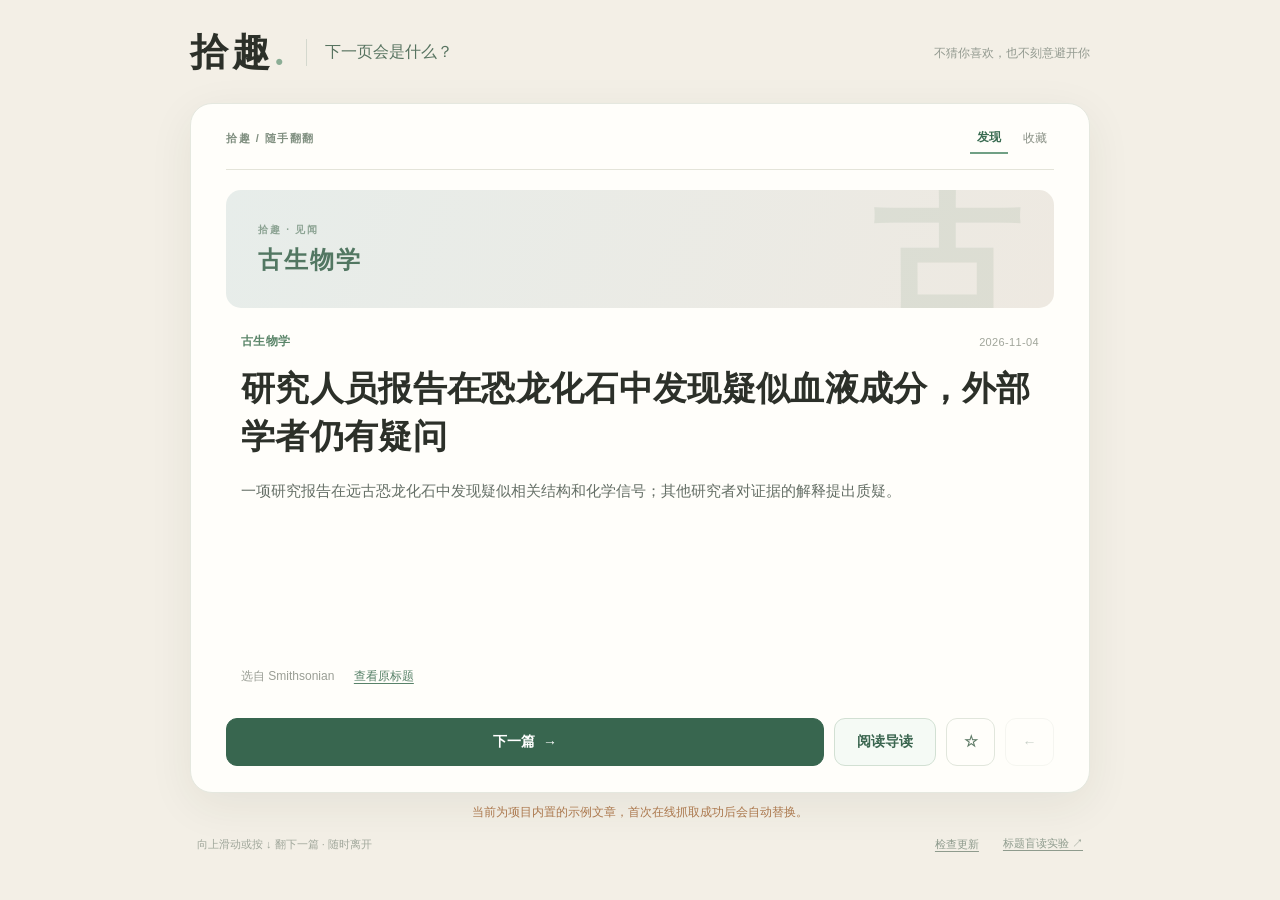
<file: web/index.html>
<!doctype html>
<html lang="zh-CN">
<head>
  <meta charset="utf-8">
  <meta name="viewport" content="width=device-width, initial-scale=1, viewport-fit=cover">
  <meta name="theme-color" content="#f3efe6">
  <meta name="color-scheme" content="light">
  <meta name="description" content="拾趣：一本随手翻阅、发现世界不同侧面的网络杂志。">
  <link rel="icon" type="image/svg+xml" href="./icon.svg">
  <link rel="manifest" href="./manifest.webmanifest">
  <link rel="apple-touch-icon" href="./apple-touch-icon.png">
  <meta name="apple-mobile-web-app-capable" content="yes">
  <meta name="apple-mobile-web-app-status-bar-style" content="default">
  <link rel="stylesheet" href="./styles.css?v=6">
  <title>拾趣 · 下一页会是什么</title>
</head>
<body>
  <div class="site-shell">
    <header class="site-header">
      <div class="brand-group">
        <div class="brand">拾趣<span>.</span></div>
        <span class="brand-divider" aria-hidden="true"></span>
        <p class="brand-note">下一页会是什么？</p>
      </div>
      <div class="header-caption">不猜你喜欢，也不刻意避开你</div>
    </header>

    <main class="reader" id="readerMain">
      <section class="card" aria-label="文章阅读器" id="readerCard">
        <div class="card-head">
          <span class="eyebrow">拾趣 / 随手翻翻</span>
          <nav aria-label="阅读模式" class="nav">
            <button type="button" id="browseMode" class="nav-link selected" aria-pressed="true">发现</button>
            <button type="button" id="savedMode" class="nav-link" aria-pressed="false">收藏</button>
          </nav>
        </div>
        <div class="divider"></div>
        <div class="visual" id="visual">
          <div id="illustration" class="illustration" aria-hidden="true">
            <svg viewBox="0 0 120 120" fill="none" stroke="currentColor" stroke-width="1.5" role="presentation">
              <circle cx="60" cy="60" r="46"/><ellipse cx="60" cy="60" rx="19" ry="46"/><path d="M14 60h92M24 36h72M24 84h72M60 14v92"/>
            </svg>
          </div>
          <div id="fallbackVisual" class="fallback-visual" aria-hidden="true">
            <span class="fallback-label">拾趣 · 见闻</span>
            <span class="fallback-topic" id="fallbackTopic">不同的世界</span>
            <span class="fallback-mark">拾</span>
          </div>
          <img id="cover" alt="" referrerpolicy="no-referrer" hidden>
        </div>
        <article class="article" id="article" aria-live="polite">
          <div class="meta"><span id="topic">正在翻开新的一页</span><span id="date"></span></div>
          <h1 id="title">下一页会是什么？</h1>
          <p class="summary" id="summary">正在获取公开订阅源中的文章……</p>
          <p class="translation-note" id="translationNote" hidden></p>
          <div class="article-foot">
            <span class="source" id="source"></span>
            <button type="button" class="original-toggle" id="originalToggle" hidden>查看原标题</button>
            <div class="original-title" id="originalTitle" hidden>
              <p id="originalTitleText"></p>
              <p id="originalSummaryText"></p>
            </div>
          </div>
        </article>
        <div class="controls" aria-label="翻阅操作">
          <button type="button" class="primary" id="nextButton">下一篇 <span aria-hidden="true">→</span></button>
          <button type="button" class="outline" id="readButton">站内阅读</button>
          <button type="button" class="icon-button" id="saveButton" aria-label="收藏这篇文章" aria-pressed="false" title="收藏文章">☆</button>
          <button type="button" class="icon-button" id="backButton" aria-label="上一篇" title="上一篇">←</button>
        </div>
      </section>
      <div class="status-line" role="status" id="statusLine"></div>
      <div class="under-card">
        <span class="hint">向上滑动或按 ↓ 翻下一篇 · 随时离开</span>
        <div class="footer-actions"><button type="button" id="reloadButton">检查更新</button><a href="./experiment.html">标题盲读实验 ↗</a></div>
      </div>
    </main>
  </div>

  <!-- 阅读层不承诺提供所有文章的全文：仅展示有授权的正文或 RSS 导读。 -->
  <section class="reading-overlay" id="readingOverlay" role="dialog" aria-modal="true" aria-labelledby="readingTitle" hidden>
    <div class="reading-shell">
      <header class="reading-toolbar">
        <button class="reading-back" id="closeReader" type="button" aria-label="返回文章流">← <span>返回翻阅</span></button>
        <span class="reading-brand">拾趣<span>.</span></span>
        <button class="reading-save" id="readingSaveButton" type="button" aria-pressed="false">☆ 收藏</button>
      </header>
      <div class="reading-sheet" id="readingSheet" tabindex="-1">
        <div class="reading-kicker" id="readingTopic"></div>
        <h2 id="readingTitle"></h2>
        <p class="reading-byline" id="readingByline"></p>
        <div class="reading-rule" aria-hidden="true"></div>
        <div class="reading-content-type" id="readingType"></div>
        <div class="reading-body" id="readingBody"></div>
        <div class="reading-original" id="readingOriginal" hidden>
          <p id="readingOriginalTitle"></p>
          <p id="readingOriginalSummary"></p>
        </div>
        <div class="reading-actions">
          <button type="button" id="readerOriginalToggle" class="reading-secondary" hidden>查看原文信息</button>
          <a id="readerOpenLink" class="reading-external" rel="noopener noreferrer" target="_blank">前往媒体原文 ↗</a>
        </div>
        <p class="reading-disclaimer" id="readingDisclaimer"></p>
      </div>
    </div>
  </section>
  <script src="./app.js?v=6" defer></script>
</body>
</html>
</file>
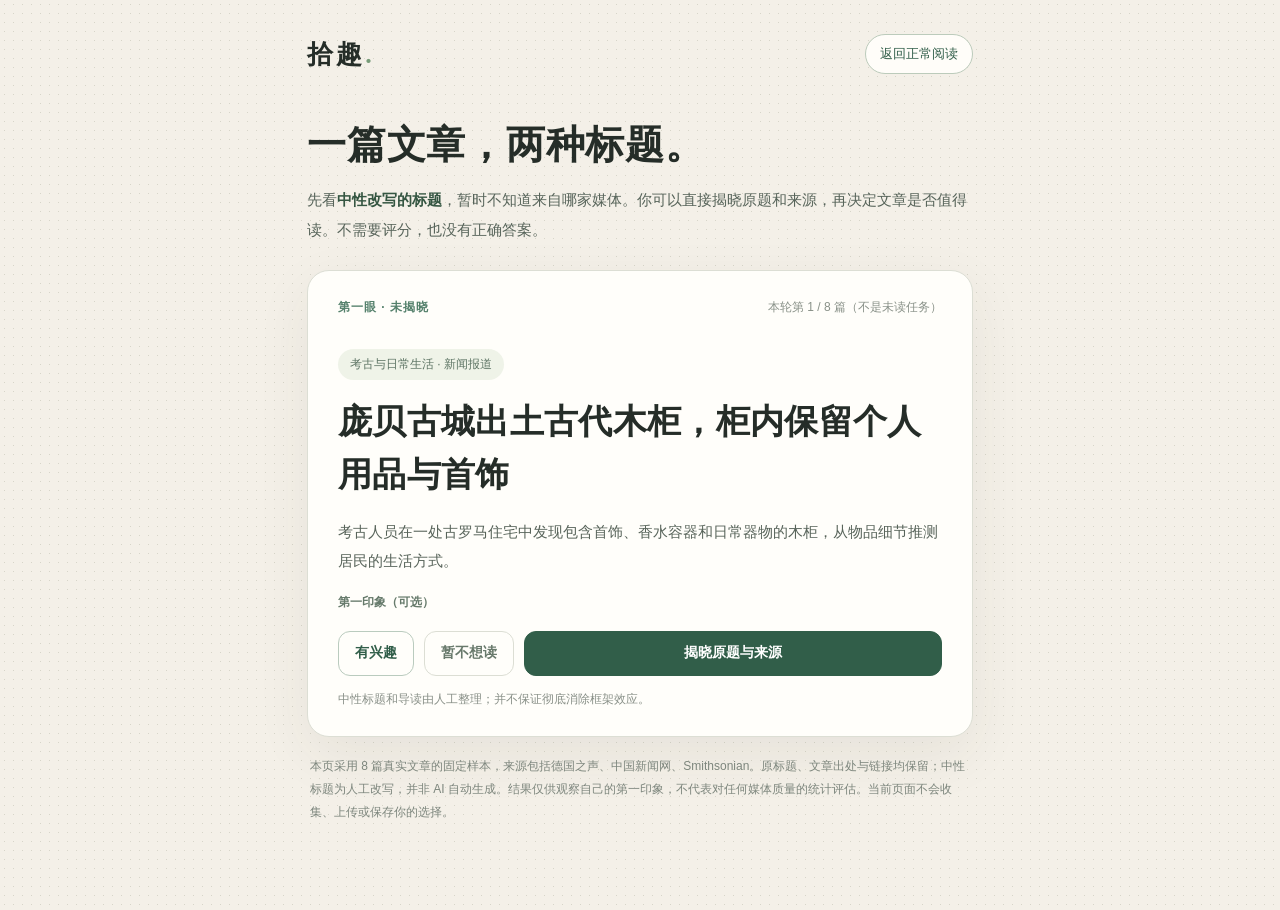
<file: web/experiment.html>
<!doctype html>
<html lang="zh-CN">
<head>
<meta charset="utf-8">
<meta name="viewport" content="width=device-width, initial-scale=1, viewport-fit=cover">
<meta name="theme-color" content="#f4f0e8">
<title>拾趣 · 标题盲读实验</title>
<style>
:root { --paper:#f4f0e8; --card:#fffefa; --ink:#252d28; --muted:#707b72; --line:#dcded4; --accent:#315e49; --light:#ebf2e9; }
*{box-sizing:border-box}
[hidden]{display:none!important}
html,body{margin:0;min-height:100%;background:var(--paper);color:var(--ink);font-family:-apple-system,BlinkMacSystemFont,"PingFang SC","Microsoft YaHei",sans-serif}
body{background-image:radial-gradient(#d7d5c9 .5px,transparent .6px);background-size:9px 9px}
.wrap{max-width:710px;margin:0 auto;padding:34px 22px 68px}
.head{display:flex;align-items:center;justify-content:space-between;gap:12px}
.logo{font-family:"Songti SC",Georgia,serif;font-weight:650;font-size:26px;letter-spacing:.12em}
a{color:var(--accent)}
.navlink{font-size:13px;text-decoration:none;border:1px solid #bccbbb;border-radius:50px;padding:10px 14px;background:#fffdf9}
.heading{margin:44px 0 12px;font-family:"Songti SC",Georgia,serif;font-size:clamp(27px,6vw,39px);line-height:1.4;letter-spacing:.02em}
.intro{color:#57645a;line-height:2;margin:0 0 25px;font-size:15px}
.card{border:1px solid var(--line);border-radius:22px;background:var(--card);padding:28px 30px 26px;box-shadow:0 18px 55px rgba(57,58,42,.07);min-height:420px;display:flex;flex-direction:column}
.kicker{font-size:12px;font-weight:600;letter-spacing:.08em;color:#54806b;display:flex;gap:12px;align-items:center;justify-content:space-between}
.kicker .counter{font-weight:500;color:#899188;letter-spacing:0}
.topic{display:inline-flex;color:#5e7565;background:#eff3e8;border-radius:60px;padding:7px 12px;font-size:12px;margin-top:33px;align-self:flex-start}
h2{font-family:"Songti SC",Georgia,serif;font-size:clamp(24px,5vw,34px);line-height:1.58;font-weight:650;margin:15px 0 15px;letter-spacing:.01em;overflow-wrap:anywhere}
.summary{line-height:1.95;font-size:15px;color:#58645a;margin:0 0 18px}
.notice{font-size:12px;color:#899088;line-height:1.8;margin-top:auto;padding-top:13px}
hr{border:0;border-top:1px solid var(--line);margin:21px 0}
.controls{margin-top:20px;display:flex;flex-wrap:wrap;gap:10px}
button,.btnlink{border-radius:12px;border:1px solid #bacbbe;background:transparent;color:var(--accent);font:inherit;font-size:14px;font-weight:600;min-height:45px;padding:10px 16px;cursor:pointer;display:inline-flex;justify-content:center;align-items:center;text-decoration:none}
button:hover,.btnlink:hover{background:#f0f5ed}
button.primary{background:var(--accent);border-color:var(--accent);color:white;flex:1}
button.primary:hover{background:#264b3a}
button.subtle{color:#68796b;border-color:var(--line)}
button.selected{background:#d9e9db;border-color:#5f8c6e;color:#254a35}
button:focus-visible,a:focus-visible{outline:3px solid #95b8a0;outline-offset:3px}
.small-label{font-size:12px;color:#667a6b;font-weight:650;margin:0 0 7px}
.revealed{background:#f6f5ee;border:1px solid #e3e4d7;border-radius:14px;padding:18px 18px 15px;margin-top:5px}
.revealed .original-title{font-size:17px;line-height:1.7;font-weight:650;margin:0 0 11px;overflow-wrap:anywhere}
.source{font-size:13px;color:#647067;line-height:1.85}
.comment{font-size:12px;color:#6e796f;line-height:1.75;margin:10px 0 0}
.vote-title{font-size:13px;color:#6e796f;margin:0 0 2px}
.foot{font-size:12px;color:#7d867d;line-height:1.9;margin:18px 3px}
.result{font-size:14px;line-height:1.9;color:#536357}
.result strong{color:#274936}
.result p{margin:0 0 15px}
#finishBox{margin-top:20px;background:#edf3eb;padding:20px;border-radius:15px}
@media(max-width:600px){.wrap{padding:20px 13px max(42px,env(safe-area-inset-bottom))}.heading{margin:27px 8px 13px}.intro{margin-left:8px;margin-right:8px;font-size:14px}.card{padding:23px 20px;min-height:490px;border-radius:19px}.topic{margin-top:28px}h2{font-size:27px}.controls{gap:8px}button{padding:10px 12px}.foot{margin-left:9px}}
@media(prefers-reduced-motion:reduce){*{scroll-behavior:auto!important}}
</style>
</head>
<body>
<div class="wrap">
<header class="head"><div class="logo">拾趣<span style="color:#779b78">.</span></div><a class="navlink" href="index.html">返回正常阅读</a></header>
<h1 class="heading">一篇文章，两种标题。</h1>
<p class="intro">先看<span style="font-weight:650;color:#355642">中性改写的标题</span>，暂时不知道来自哪家媒体。你可以直接揭晓原题和来源，再决定文章是否值得读。不需要评分，也没有正确答案。</p>
<section class="card" aria-label="盲读文章卡片">
  <div class="kicker"><span id="stage">第一眼 · 未揭晓</span><span class="counter" id="position"></span></div>
  <div class="topic" id="topic"></div>
  <h2 id="neutralTitle"></h2>
  <p class="summary" id="summary"></p>
  <div id="unrevealed">
    <p class="small-label">第一印象（可选）</p>
    <div class="controls"><button type="button" id="interested">有兴趣</button><button type="button" id="notInterested" class="subtle">暂不想读</button><button type="button" id="reveal" class="primary">揭晓原题与来源</button></div>
  </div>
  <div id="revealed" hidden>
    <div class="revealed"><p class="small-label">原标题 · 来源公开</p><p class="original-title" id="originalTitle"></p><div class="source" id="publisher"></div><p class="comment" id="rewriteNote"></p></div>
    <div style="margin-top:20px"><p class="vote-title">看到原题和来源后，阅读兴趣有什么变化？（可选）</p>
      <div class="controls" id="changedControls"><button type="button" data-change="more">更想读</button><button type="button" data-change="same">差不多</button><button type="button" data-change="less">更不想读</button></div>
    </div>
    <div class="controls"><a id="read" class="btnlink" href="#" target="_blank" rel="noopener noreferrer">打开原文 ↗</a><button type="button" id="next" class="primary">再看一篇 →</button></div>
  </div>
  <div id="finishBox" hidden><div class="result" id="result"></div><div class="controls"><button id="restart" type="button" class="primary">再翻一轮</button><a class="btnlink" href="index.html">返回普通阅读</a></div></div>
  <div class="notice" id="hint">人工改写的标题只概括报道或评论的主题，不代表对其结论的认可。</div>
</section>
<p class="foot">本页采用 8 篇真实文章的固定样本，来源包括德国之声、中国新闻网、Smithsonian。原标题、文章出处与链接均保留；中性标题为人工改写，并非 AI 自动生成。结果仅供观察自己的第一印象，不代表对任何媒体质量的统计评估。当前页面不会收集、上传或保存你的选择。</p>
</div>
<script>
'use strict';
// 来源、原文标题与链接均为已核对的 2026 年文章。中性标题为本演示人工撰写，不能冒充媒体原题。
const items = [
  {
    topic:'国际经济 · 评论摘编',
    neutral:'德国媒体讨论该国贸易政策与自由贸易原则之间的争议',
    summary:'一篇媒体评论汇编，讨论德国在面对产业竞争时对市场开放和贸易保护的不同态度。结论属于评论者的分析，而非已经证实的事实。',
    original:'德语媒体：德国实在太虚伪',
    source:'德国之声中文 · 2026-10-19 · 评论摘编',
    url:'https://amp.dw.com/zh/%E5%BE%B7%E8%AF%AD%E5%AA%92%E4%BD%93%E5%BE%B7%E5%9B%BD%E5%AE%9E%E5%9C%A8%E5%A4%AA%E8%99%9A%E4%BC%AA/a-79702177',
    note:'原文标题采用评价性措辞；改写只说明所讨论的政策争议。'
  },
  {
    topic:'产业与社会 · 评论摘编',
    neutral:'一篇评论讨论中国机器人产业投入与国内消费需求之间的关系',
    summary:'文章转述其他媒体对中国科技产业发展与经济结构的分析。文中观点需要结合所引用研究和经济数据判断。',
    original:'墙外文摘：机器人正在击垮习近平？',
    source:'德国之声中文 · 2026-06-21 · 评论摘编',
    url:'https://amp.dw.com/zh/%E5%A2%99%E5%A4%96%E6%96%87%E6%91%98%E6%9C%BA%E5%99%A8%E4%BA%BA%E6%AD%A3%E5%9C%A8%E5%87%BB%E5%9E%AE%E4%B9%A0%E8%BF%91%E5%B9%B3/a-77646053',
    note:'原题中的强烈疑问是修辞表达；改写避免把评论推断写成已证实结论。'
  },
  {
    topic:'国际观察 · 媒体评论',
    neutral:'德国媒体讨论驻华记者观察到的德国制造业形象变化',
    summary:'文章介绍一位德国记者的在华观察，以及其他媒体关于经贸关系的评论。个别观察不等于对所有中国人的代表性调查。',
    original:'德语媒体：从仰慕到惋惜 – 中国人眼中的德国形象',
    source:'德国之声中文 · 2026-10-22 · 媒体评论',
    url:'https://amp.dw.com/zh/%E5%BE%B7%E8%AF%AD%E5%AA%92%E4%BD%93%E4%BB%8E%E4%BB%B0%E6%85%95%E5%88%B0%E6%83%8B%E6%83%9C-%E4%B8%AD%E5%9B%BD%E4%BA%BA%E7%9C%BC%E4%B8%AD%E7%9A%84%E5%BE%B7%E5%9B%BD%E5%BD%A2%E8%B1%A1/a-79734614',
    note:'原题将媒体观察概括为“中国人眼中”的整体印象，改写限制到报道实际涉及的观察范围。'
  },
  {
    topic:'商业与经济 · 分析',
    neutral:'一篇经济分析介绍中国前三季度先进制造业的表现',
    summary:'文章列举高技术制造业增加值、出口结构与企业升级情况，并分析制造业发展方向。统计数据与政策评价应分开阅读。',
    original:'制造业基本盘更加稳固——中国经济三季报亮点解析',
    source:'中国新闻网（转载《经济日报》）· 2026-11-04 · 经济分析',
    url:'https://www.chinanews.com.cn/cj/2026/11-04/10725794.shtml',
    note:'原题含“更加稳固”等评价；改写仅陈述文章所涉及的经济指标与时间范围。'
  },
  {
    topic:'社会与文化 · 会议报道',
    neutral:'中越学者在昆明讨论非遗影像记录与文化交流',
    summary:'报道一场在昆明召开的学术研讨会，主题包括影像记录、非物质文化遗产与跨文化交流。',
    original:'中越学者昆明研讨澜湄流域文明互鉴 以影像促民心相通',
    source:'中国新闻网 · 2026-11-07 · 会议报道',
    url:'https://www.chinanews.com.cn/sh/2026/11-07/10728076.shtml',
    note:'改写将口号式表达转为可核对的活动、地点和议题。'
  },
  {
    topic:'生命科学 · 研究报道',
    neutral:'浙大团队利用癌细胞的蛋白质翻译错误设计实验性治疗机制',
    summary:'研究发表于《自然》，团队利用部分癌细胞中较高的移码现象设计基因回路；报道中的有效性证据来自细胞与小鼠实验，尚不能据此认定临床疗效。',
    original:'让癌细胞“忙中出错”自我引爆 浙大团队成果登《自然》',
    source:'中国新闻网 · 2026-11-05 · 科研报道',
    url:'https://www.chinanews.com.cn/jk/2026/11-05/10726966.shtml',
    note:'原文使用形象比喻；改写保留技术机制及研究阶段。'
  },
  {
    topic:'考古与日常生活 · 新闻报道',
    neutral:'庞贝古城出土古代木柜，柜内保留个人用品与首饰',
    summary:'考古人员在一处古罗马住宅中发现包含首饰、香水容器和日常器物的木柜，从物品细节推测居民的生活方式。',
    original:'This Wooden Wardrobe in Pompeii Remained Sealed for Nearly 2,000 Years. Archaeologists Just Opened It for the First Time',
    source:'Smithsonian Magazine · 2026-11-06 · 考古报道（英文原题）',
    url:'https://www.smithsonianmag.com/smart-news/this-wooden-wardrobe-in-pompeii-remained-sealed-for-nearly-2000-years-archaeologists-just-opened-it-for-the-first-time-180989831/',
    note:'原标题保留英文；中性标题为中文意译与事实概括，而不是原文的逐字翻译。'
  },
  {
    topic:'古生物学 · 科研报道',
    neutral:'研究人员报告在恐龙化石中发现疑似血液成分，外部学者仍有疑问',
    summary:'一项研究报告在约 1.15 亿年前的恐龙骨骼中发现疑似红细胞结构和相关化学信号；报道也介绍了其他专家的质疑。',
    original:'Scientists Say They’ve Found Preserved Dinosaur Blood in a 115-Million-Year-Old Fossil, but Not Everyone Is Convinced',
    source:'Smithsonian Magazine · 2026-11-04 · 科研报道（英文原题）',
    url:'https://www.smithsonianmag.com/smart-news/scientists-say-theyve-found-preserved-dinosaur-blood-in-a-115-millino-year-old-fossil-but-not-everyone-is-convinced-180989802/',
    note:'原题已经包含争议提示；改写主要是压缩和翻译，不代表原题存在意识形态倾向。'
  }
];
// 只在本次页面运行中保存选择，既不持久化，也不上传。
const records = items.map(()=>({before:null,after:null,seen:false}));
let order = [...items.keys()];
for(let i=order.length-1;i>0;i--){const j=Math.floor(Math.random()*(i+1));[order[i],order[j]]=[order[j],order[i]];}
let current=0;
const $=id=>document.getElementById(id);
function choice(buttons,chosen){buttons.forEach(b=>{b.classList.toggle('selected',b.dataset.value===chosen);b.setAttribute('aria-pressed',String(b.dataset.value===chosen));});}
function render(){
  const end=current>=order.length;
  $('finishBox').hidden=!end;
  $('topic').hidden=end;$('neutralTitle').hidden=end;$('summary').hidden=end;$('unrevealed').hidden=end;$('revealed').hidden=true;
  if(end){$('stage').textContent='本轮结束 · 随时可以继续';$('position').textContent='';$('hint').textContent='这是一次阅读体验观察，不是心理测验。';
    const seen=records.filter(r=>r.seen).length;
    const interested=records.filter(r=>r.before==='yes').length;
    const changed=records.filter(r=>r.after==='more'||r.after==='less').length;
    $('result').replaceChildren();
    const h=document.createElement('p');h.innerHTML='<strong>你已经揭晓 '+seen+' 篇文章的原题。</strong>';$('result').append(h);
    const p=document.createElement('p');p.textContent='在可选反馈中，'+interested+' 篇被你标记为“有兴趣”，'+changed+' 篇在看到来源或原始标题后改变了阅读兴趣。';$('result').append(p);
    const n=document.createElement('p');n.textContent='这并不证明某家媒体偏颇；它只能帮助观察标题表达与媒体身份是否影响你的第一印象。';$('result').append(n);
    return;
  }
  const key=order[current],it=items[key],rec=records[key];
  $('stage').textContent='第一眼 · 未揭晓';$('position').textContent='本轮第 '+(current+1)+' / '+order.length+' 篇（不是未读任务）';
  $('topic').textContent=it.topic;$('neutralTitle').textContent=it.neutral;$('summary').textContent=it.summary;
  $('unrevealed').hidden=false;$('hint').textContent='中性标题和导读由人工整理；并不保证彻底消除框架效应。';
  ['interested','notInterested'].forEach(id=>{$(id).classList.remove('selected');$(id).setAttribute('aria-pressed','false');});
  document.querySelectorAll('#changedControls button').forEach(b=>{b.classList.remove('selected');b.setAttribute('aria-pressed','false');});
}
function reveal(){
  if(current>=order.length)return;
  const key=order[current],it=items[key];records[key].seen=true;
  $('unrevealed').hidden=true;$('revealed').hidden=false;$('stage').textContent='原题已揭晓 · 自己判断';
  $('originalTitle').textContent=it.original;
  $('publisher').textContent=it.source;
  $('rewriteNote').textContent=it.note;
  $('read').href=it.url;
  $('hint').textContent='标题和来源都只是线索；文章是否值得阅读，仍应结合正文事实和证据。';
}
$('interested').addEventListener('click',()=>{records[order[current]].before='yes';$('interested').classList.add('selected');$('notInterested').classList.remove('selected');});
$('notInterested').addEventListener('click',()=>{records[order[current]].before='no';$('notInterested').classList.add('selected');$('interested').classList.remove('selected');});
$('reveal').addEventListener('click',reveal);
document.querySelectorAll('#changedControls button').forEach(b=>b.addEventListener('click',()=>{
  records[order[current]].after=b.dataset.change;
  document.querySelectorAll('#changedControls button').forEach(other=>other.classList.toggle('selected',other===b));
}));
$('next').addEventListener('click',()=>{current++;render();window.scrollTo({top:0,behavior:'instant'});});
$('restart').addEventListener('click',()=>{records.forEach(r=>{r.before=null;r.after=null;r.seen=false});order=order.reverse();current=0;render()});
render();
</script>
</body>
</html>
</file>
<file: web/styles.css>
:root{--paper:#f3efe6;--card:#fffefa;--ink:#2c3029;--muted:#7f857d;--accent:#3f6b55;--border:#e4e4d9;--shadow:0 12px 46px rgba(40,50,35,.07)}
*{box-sizing:border-box}
html{font-family:-apple-system,BlinkMacSystemFont,"PingFang SC","Microsoft YaHei",sans-serif;-webkit-font-smoothing:antialiased}
body{margin:0;color:var(--ink);background:var(--paper)}
body.reader-open{overflow:hidden}
button,a{font:inherit}button{cursor:pointer}button:focus-visible,a:focus-visible{outline:3px solid #84a593;outline-offset:3px}a{color:inherit}
[hidden]{display:none!important}
.site-shell{max-width:1030px;margin:0 auto;padding:27px 28px 24px;min-height:100dvh}
.site-header{max-width:900px;margin:0 auto 25px;display:flex;align-items:center;justify-content:space-between;gap:20px}
.brand-group{display:flex;align-items:center;gap:18px;min-width:0}
.brand,.reading-brand{font-family:Georgia,"Songti SC","SimSun",serif;font-size:38px;font-weight:700;letter-spacing:.11em;white-space:nowrap}
.brand span,.reading-brand span{color:#8bad95}
.brand-divider{width:1px;height:27px;background:#d4d8ce;flex:none}
.brand-note{margin:0;font-family:Georgia,"Songti SC","SimSun",serif;color:#577360;font-size:16px;white-space:nowrap}
.header-caption{font-size:12px;color:#939a90;text-align:right;line-height:1.5}
.reader{max-width:900px;margin:auto;width:100%}
.card{min-height:690px;display:flex;flex-direction:column;background:var(--card);border:1px solid #e5e8df;border-radius:22px;overflow:hidden;box-shadow:var(--shadow)}
.card-head{padding:19px 35px 15px;display:flex;justify-content:space-between;align-items:center;gap:8px}
.eyebrow{font-size:11px;letter-spacing:.14em;color:#819081;font-weight:700}
.nav{display:flex;gap:8px}.nav-link{background:none;border:0;padding:6px 7px;color:#8b9287;font-size:12px}
.nav-link.selected{color:#3b6c52;font-weight:700;border-bottom:2px solid #70a084}
.divider{height:1px;margin:0 35px;background:var(--border)}
.visual{height:clamp(185px,27vh,270px);margin:20px 35px 0;overflow:hidden;border-radius:15px;background:linear-gradient(135deg,#edf3e6,#d9e9de 48%,#ecede0);position:relative}
.illustration{position:absolute;inset:0;display:grid;place-items:center;color:#8cac96}
.illustration svg{width:90px;height:90px;opacity:.65}
.visual img{width:100%;height:100%;object-fit:cover;position:absolute;inset:0}
.article{padding:25px 50px 8px;flex:1;display:flex;flex-direction:column}
.meta{display:flex;align-items:center;justify-content:space-between;gap:12px;color:#5c866a;font-weight:600;font-size:12px;letter-spacing:.03em}
.meta #date{font-size:11px;color:#a0a59a;font-weight:400}
h1{font-family:Georgia,"Songti SC","Noto Serif CJK SC",serif;line-height:1.42;letter-spacing:.01em;font-weight:600;font-size:clamp(24px,2.65vw,35px);margin:15px 0 15px;overflow-wrap:anywhere}
.summary{font-size:15px;line-height:1.95;color:#656f66;display:-webkit-box;-webkit-box-orient:vertical;-webkit-line-clamp:4;line-clamp:4;overflow:hidden;margin:0}
.article-foot{margin-top:auto;padding-top:18px;min-height:46px}
.source{color:#9a9e95;font-size:12px;line-height:1.6}
.original-toggle{border:0;background:none;color:#588269;font-size:12px;text-decoration:underline;text-underline-offset:3px;margin-left:9px}
.original-title{border-left:2px solid #b0c7b6;margin:8px 0 4px;padding:0 0 0 10px;color:#70796e;font-size:12px;line-height:1.6}
.original-title p{margin:3px 0 8px;white-space:normal;overflow-wrap:anywhere}
.translation-note{font-size:11px;color:#8c958a;margin:10px 0 0;line-height:1.5}
.controls{display:flex;gap:10px;align-items:center;padding:16px 35px 26px}
.controls button{border-radius:11px;min-height:48px;display:inline-flex;align-items:center;justify-content:center;text-decoration:none;font-size:14px;font-weight:650}
.primary{background:#38664f;color:white;border:1px solid #38664f;flex:1;gap:8px}.primary:hover{background:#2e5844}
.outline{border:1px solid #d2e0d3;padding:0 22px;color:#3b6650;background:#f5faf5}.outline:hover{background:#eaf2ea}
.icon-button{width:49px;flex:none;border:1px solid #e1e6dc;background:transparent;color:#5e7a66;font-size:21px}
.icon-button.saved{background:#edf5ed;color:#336e4c}
.icon-button:disabled,.outline:disabled{opacity:.35;cursor:not-allowed}
.status-line{font-size:12px;line-height:1.65;min-height:20px;color:#ab784d;text-align:center;padding:10px 5px 0}
.under-card{display:flex;align-items:center;justify-content:space-between;gap:12px;padding:13px 7px 0}
.hint{font-size:11px;color:#a0a79b}
.footer-actions{display:flex;gap:18px}
.footer-actions button,.footer-actions a{background:none;border:none;font-size:11px;color:#8e9b8d;text-decoration:underline;text-underline-offset:3px}
/* In-site reading layer: displays the actual RSS excerpt, or licensed article body if available. */
.reading-overlay{position:fixed;z-index:50;inset:0;overflow-y:auto;overscroll-behavior:contain;background:var(--paper);padding:0 18px max(32px,env(safe-area-inset-bottom))}
.reading-shell{max-width:830px;margin:0 auto}
.reading-toolbar{min-height:82px;display:flex;justify-content:space-between;align-items:center;gap:12px;position:sticky;top:0;z-index:3;background:rgba(243,239,230,.96);backdrop-filter:blur(10px);border-bottom:1px solid #dddcd0}
.reading-back,.reading-save{background:none;border:0;color:#426a51;font-size:13px;padding:11px 5px;white-space:nowrap}
.reading-brand{font-size:24px;letter-spacing:.07em}.reading-save{color:#5e7665}
.reading-sheet{margin:30px auto 0;padding:50px clamp(25px,7vw,84px) 64px;background:var(--card);border:1px solid #e5e8df;border-radius:18px;box-shadow:var(--shadow);max-width:830px;outline:none}
.reading-kicker{font-size:12px;color:#64856e;font-weight:700;letter-spacing:.08em}
.reading-sheet h2{font-family:Georgia,"Songti SC","Noto Serif CJK SC",serif;font-size:clamp(27px,3.4vw,40px);font-weight:600;line-height:1.48;letter-spacing:.012em;margin:21px 0 17px;overflow-wrap:anywhere}
.reading-byline{font-size:12px;color:#858f82;line-height:1.8;margin:0}
.reading-rule{height:1px;background:#dfe5da;margin:31px 0 32px}
.reading-content-type{font-size:12px;color:#64806b;letter-spacing:.03em;margin-bottom:18px;font-weight:650}
.reading-body{font-family:Georgia,"Songti SC","Noto Serif CJK SC",serif;color:#384039;font-size:18px;line-height:2.15;letter-spacing:.015em;overflow-wrap:anywhere}
.reading-body p{margin:0 0 1.45em}
.reading-original{border-left:2px solid #b6cfb9;padding:4px 16px;color:#778175;font-size:13px;line-height:1.8;margin-top:36px}
.reading-original p{margin:10px 0;overflow-wrap:anywhere}
.reading-actions{display:flex;gap:12px;flex-wrap:wrap;margin-top:34px;border-top:1px solid #e7e8df;padding-top:24px}
.reading-secondary,.reading-external{min-height:45px;border-radius:10px;border:1px solid #d5e0d4;background:#f5faf4;color:#426b53;padding:11px 16px;text-decoration:none;font-size:13px;display:inline-flex;align-items:center;justify-content:center}
.reading-external{background:#38664f;color:white;border-color:#38664f}
.reading-disclaimer{font-size:12px;color:#959c92;line-height:1.8;margin:24px 0 0}
@media(max-width:760px){
 .site-shell{padding:0;min-height:100dvh}
 .site-header{padding:13px 22px 11px;margin:0;min-height:61px}
 .brand{font-size:27px}.brand-group{gap:12px}.brand-divider{height:20px}.brand-note{font-size:11px}
 .header-caption{display:none}
 .card{min-height:calc(100dvh - 61px);border-radius:19px 19px 0 0;box-shadow:none;border-bottom:0}
 .card-head{padding:14px 22px}.divider{margin:0 22px}
 .visual{margin:16px 22px 0;height:clamp(145px,25dvh,235px)}
 .article{padding:23px 27px 10px}h1{font-size:clamp(23px,5.7vw,30px);margin:13px 0 13px}
 .summary{font-size:14px;line-height:1.85;-webkit-line-clamp:4;line-clamp:4}
 .controls{padding:12px 18px max(19px,env(safe-area-inset-bottom));gap:8px}
 .controls button{min-height:46px}.outline{padding:0 13px;font-size:12px!important}.icon-button{width:43px}
 .under-card{justify-content:center}.hint{display:none}.footer-actions{display:none}
 .status-line{padding:5px 7px 3px;min-height:12px}
 .reading-overlay{padding:0;background:var(--card)}
 .reading-toolbar{min-height:63px;padding:0 17px;background:rgba(255,254,250,.97)}
 .reading-sheet{margin:0;border:0;border-radius:0;box-shadow:none;padding:29px 25px max(60px,env(safe-area-inset-bottom))}
 .reading-sheet h2{font-size:clamp(27px,7vw,34px)}
 .reading-body{font-size:17px;line-height:2.05}
}
@media(max-height:700px){.visual{height:min(22dvh,155px)}.article{padding-top:15px}.summary{-webkit-line-clamp:3;line-clamp:3}}
@media(prefers-reduced-motion:reduce){*{scroll-behavior:auto!important;transition:none!important}}

/* Where the feed has no usable image, avoid a large static placeholder. */
.visual.visual-empty{height:118px;transition:background-color .18s ease}
.visual.visual-empty .illustration{display:none}
.visual[data-tone="0"]{background:linear-gradient(110deg,#e4eee3,#e6ede1)}
.visual[data-tone="1"]{background:linear-gradient(110deg,#e5ece8,#eff0e6)}
.visual[data-tone="2"]{background:linear-gradient(110deg,#f0eddf,#e8e9dd)}
.visual[data-tone="3"]{background:linear-gradient(110deg,#e9ebdf,#e1eae4)}
.visual[data-tone="4"]{background:linear-gradient(110deg,#e7edea,#eee9e1)}
.fallback-visual{position:absolute;inset:0;display:flex;flex-direction:column;justify-content:center;padding:22px 32px;gap:7px;overflow:hidden}
.fallback-label{font-size:10px;letter-spacing:.18em;font-weight:650;color:#8ca393}
.fallback-topic{font-family:Georgia,"Songti SC","SimSun",serif;font-size:24px;font-weight:600;color:#527762;letter-spacing:.08em}
.fallback-mark{position:absolute;right:34px;top:-35px;font-family:Georgia,"Songti SC","SimSun",serif;font-size:148px;font-weight:700;color:rgba(95,142,107,.12);pointer-events:none}
@media(max-width:760px){.visual.visual-empty{height:100px}.fallback-visual{padding:18px 25px}.fallback-topic{font-size:21px}.fallback-mark{font-size:120px;right:20px;top:-32px}}
</file>
